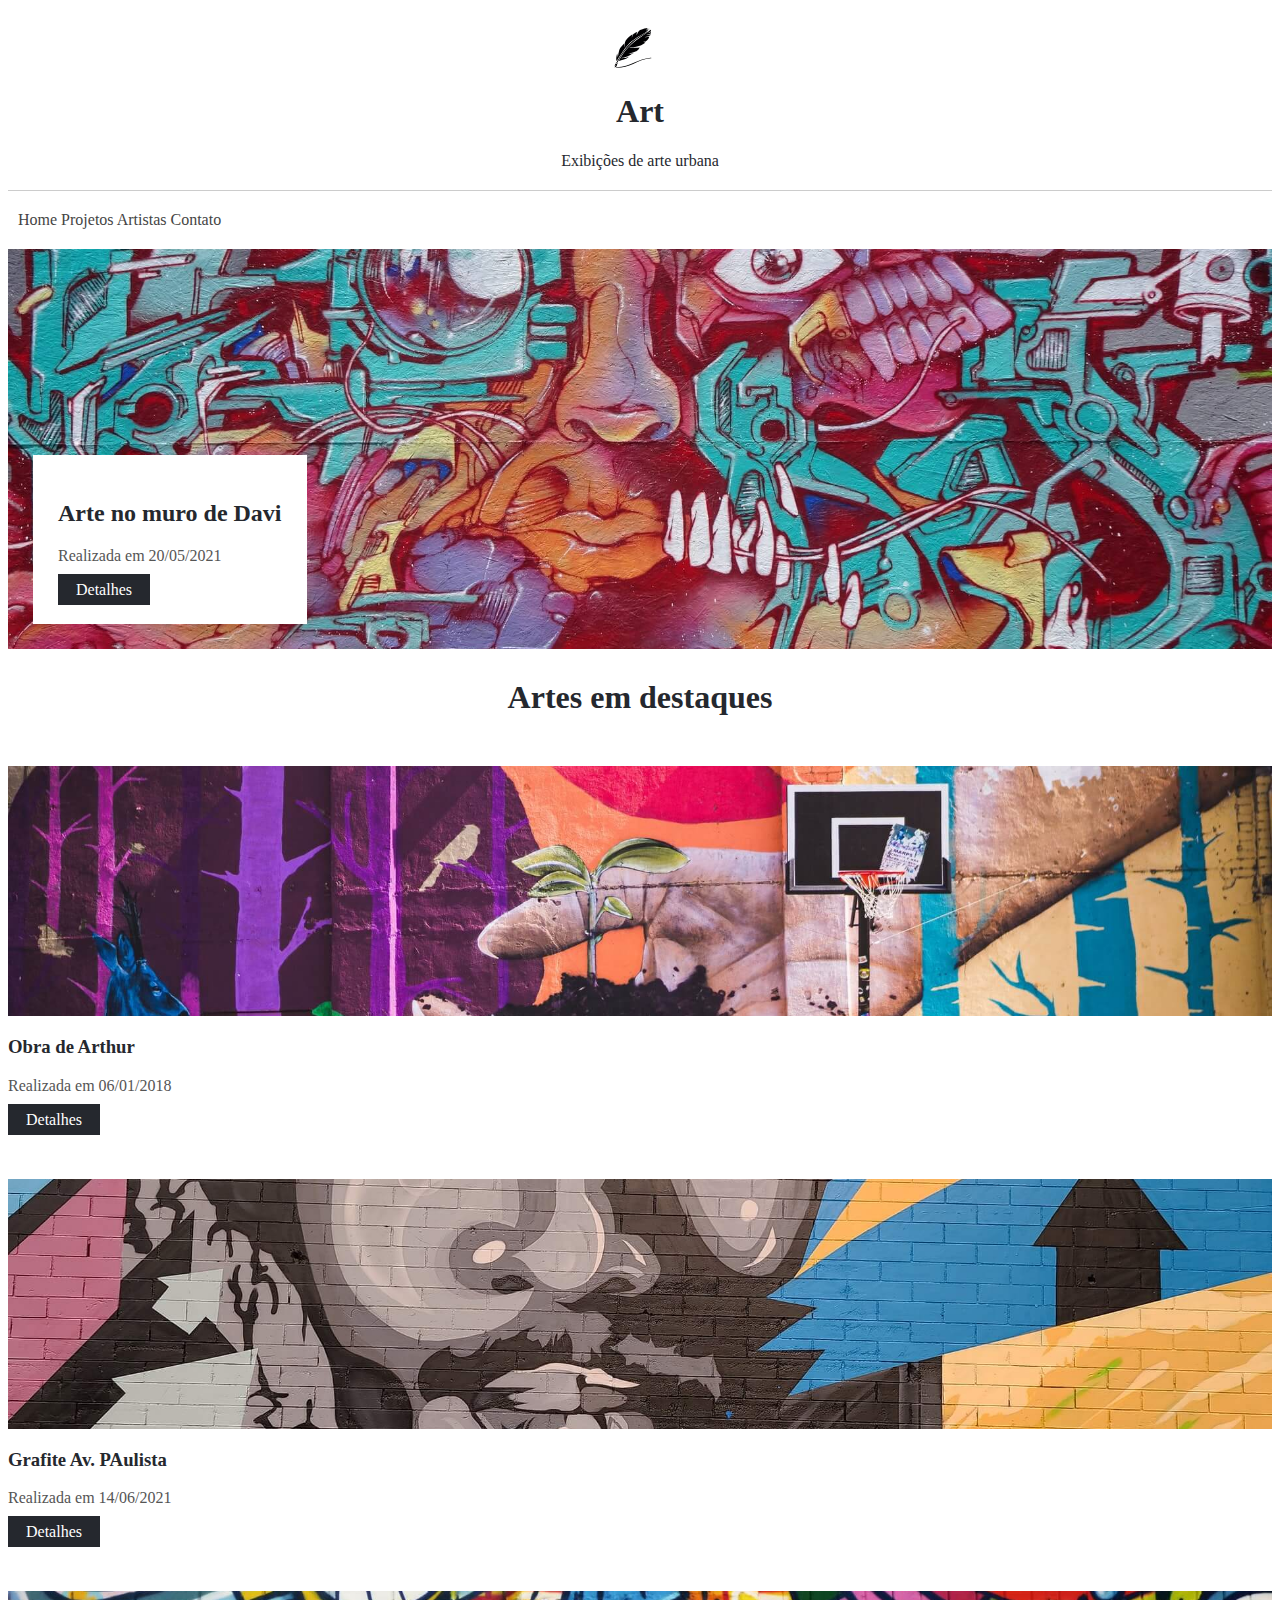
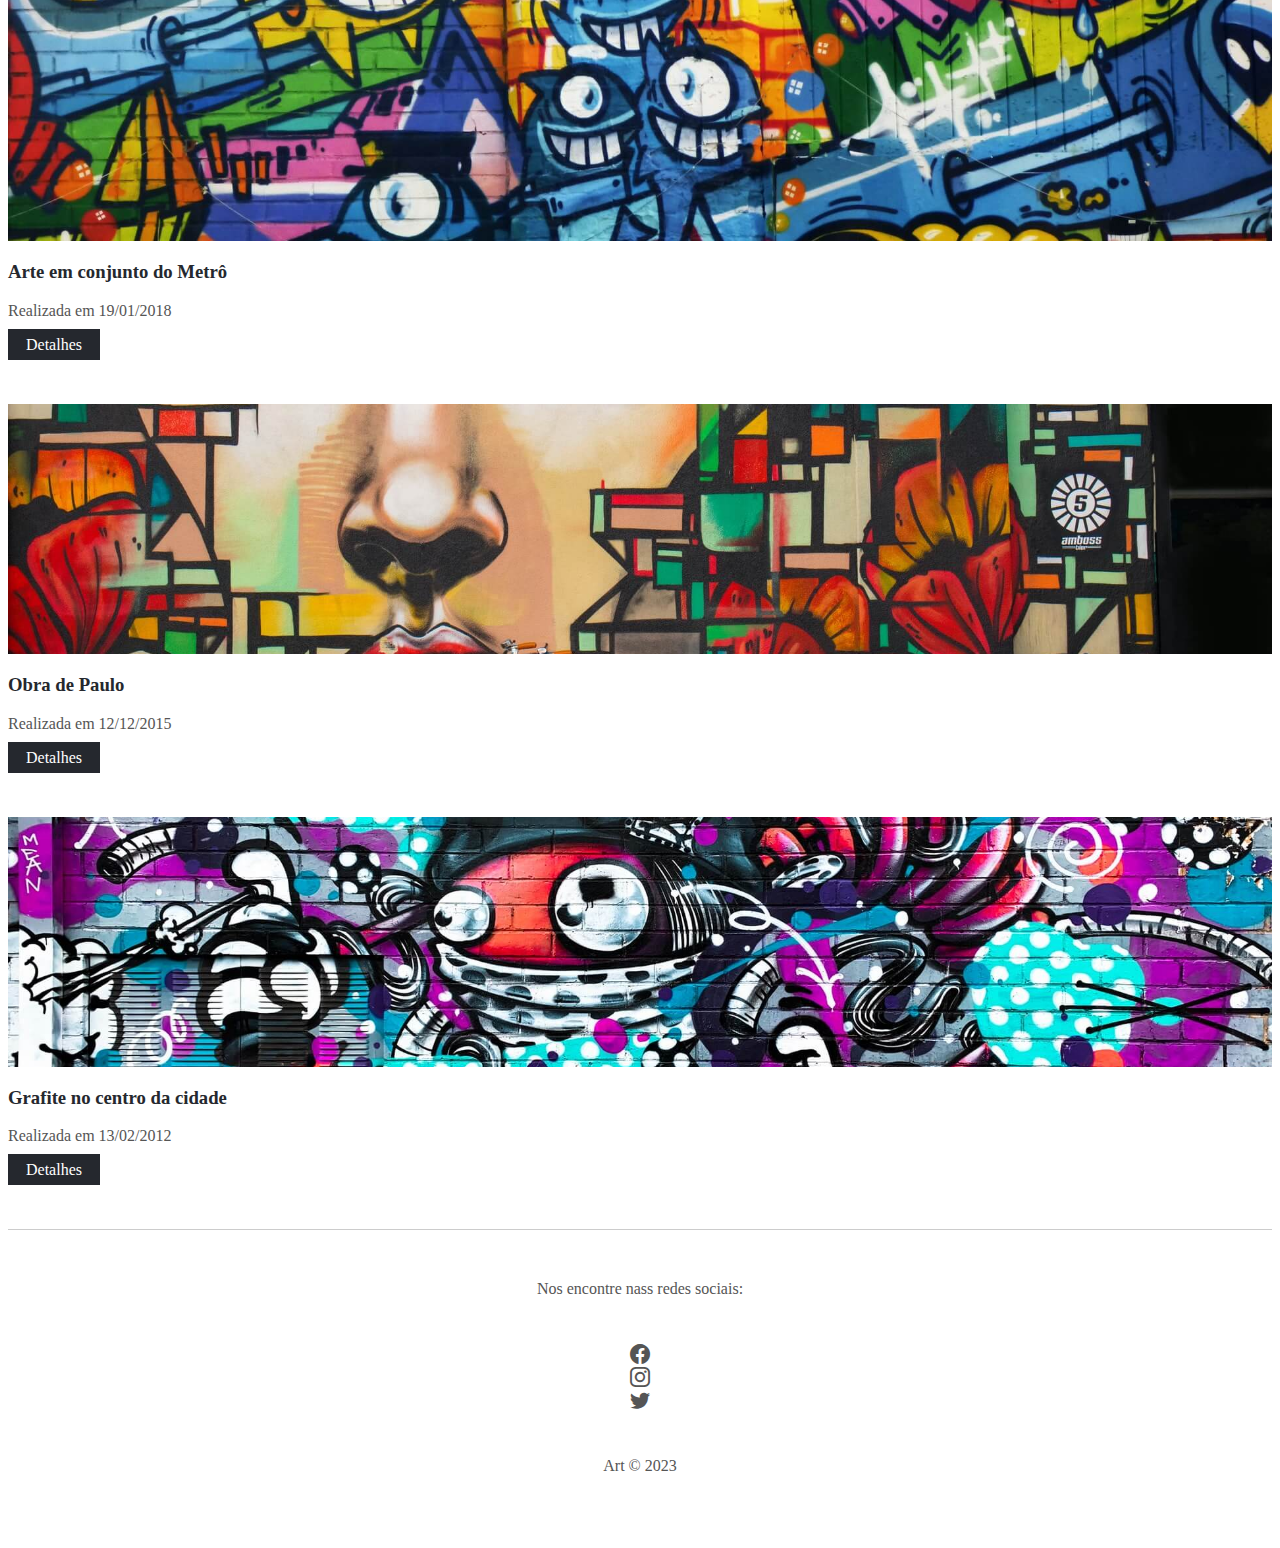
<file: Projeto 1 - Art - Exposição de artes urbanas/index.html>
<!DOCTYPE html>
<html lang="en">
    <head>
        <meta charset="UTF-8">
        <meta name="viewport" content="width=device-width, initial-scale=1.0">
        <link href="https://cdn.jsdelivr.net/npm/bootstrap@5.3.2/dist/css/bootstrap.min.css" rel="stylesheet" integrity="sha384-T3c6CoIi6uLrA9TneNEoa7RxnatzjcDSCmG1MXxSR1GAsXEV/Dwwykc2MPK8M2HN" crossorigin="anonymous"> <!-- CSS bootstrap -->
        <link rel="stylesheet" href="https://cdn.jsdelivr.net/npm/bootstrap-icons@1.11.1/font/bootstrap-icons.css"> <!-- bootstrap icons -->
        <link rel="stylesheet" href="./css/styles.css"> <!-- CSS do Art -->
        <link rel="shortcut icon" href="./img/favicon.ico" type="image/x-icon">
        <title>ART</title>
    </head>
    <body>

    <!-- HEADER -->
        <div class="container-fluid">
            <header class="row" id="header">
                <div id="log-container">
                    <img src="./img/art_logo.svg" alt="Art" id="logo">
                    <h1>Art</h1>
                </div>
                <p>Exibições de arte urbana</p>
            </header>
            <nav id="navbar" class="container">
                <div class="row justify-content-center">
                    <a href="#">Home</a>
                    <a href="#">Projetos</a>
                    <a href="#">Artistas</a>
                    <a href="#">Contato</a>
                </div>
            </nav>
        </div>

    <!-- MAIN IMAGE -->
        <div class="container" id="main-image-container">
            <div class="main-image center-image">
                <div class="main-image-info">
                    <h2>Arte no muro de Davi</h2>
                    <p class="secundary-color">Realizada em 20/05/2021</p>
                    <a href="#" class="btn">Detalhes</a>
                </div>
            </div>
        </div>

    <!-- GALLERY -->
        <div class="container" id="gallery-container">
            <div class="col-12">
                <h1>Artes em destaques</h1>
            </div>
            <div class="row gx-md-5">
                <div class="col-12 col-md-6">
                    <div class="small-image-container center-image" id="img2"></div>
                    <h3>Obra de Arthur</h3>
                    <p class="secundary-color">Realizada em 06/01/2018</p>
                    <a href="#" class="btn">Detalhes</a>
                </div>
                <div class="col-12 col-md-6">
                    <div class="small-image-container center-image" id="img3"></div>
                    <h3>Grafite Av. PAulista</h3>
                    <p class="secundary-color">Realizada em 14/06/2021</p>
                    <a href="#" class="btn">Detalhes</a>
                </div>
                <div class="col-12 col-md-6">
                    <div class="small-image-container center-image" id="img4"></div>
                    <h3>Arte em conjunto do Metrô</h3>
                    <p class="secundary-color">Realizada em 19/01/2018</p>
                    <a href="#" class="btn">Detalhes</a>
                </div>
                <div class="col-12 col-md-6">
                    <div class="small-image-container center-image" id="img5"></div>
                    <h3>Obra de Paulo</h3>
                    <p class="secundary-color">Realizada em  12/12/2015</p>
                    <a href="#" class="btn">Detalhes</a>
                </div>
                <div class="col-12 col-md-6">
                    <div class="small-image-container center-image" id="img6"></div>
                    <h3>Grafite no centro da cidade</h3>
                    <p class="secundary-color">Realizada em 13/02/2012</p>
                    <a href="#" class="btn">Detalhes</a>
                </div>
            </div>
        </div>

    <!-- FOOTER -->
        <footer class="container">
            <p class="secundary-color">Nos encontre nass redes sociais:</p>
            <div class="row justify-content-center" id="social-icons-container">
                <div class="col-1">
                    <a href="#"><i class="bi bi-facebook secundary-color"></i></a>
                </div>
                <div class="col-1">
                    <a href="#"><i class="bi bi-instagram secundary-color"></i></a>
                </div>
                <div class="col-1">
                    <a href="#"><i class="bi bi-twitter secundary-color"></i></a>
                </div>
            </div>
            <p class="secundary-color"> Art &copy; 2023</p>
        </footer>
    </body>
</html>
</file>
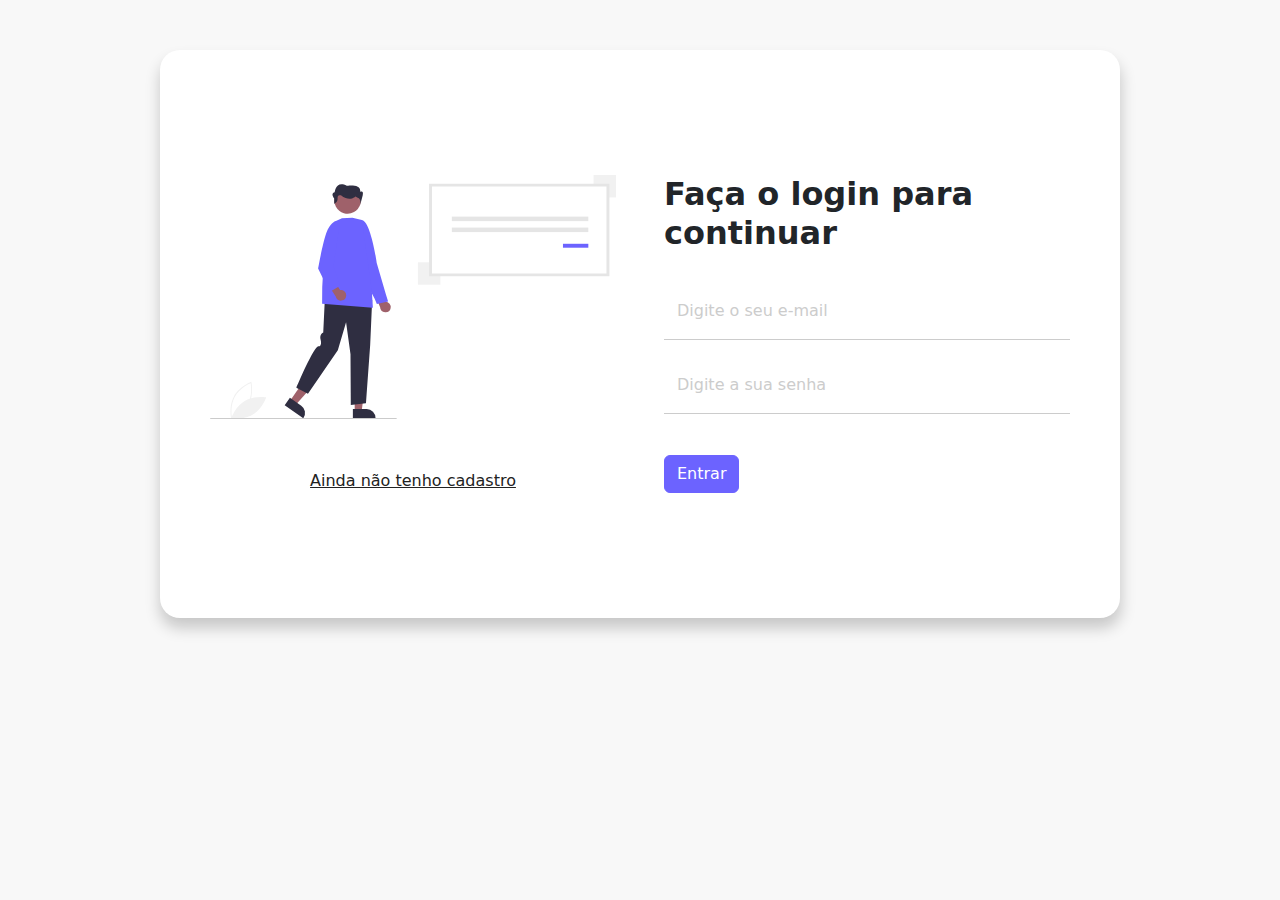
<file: Projeto 2 - Tela de login e cadastro/index.html>
<!DOCTYPE html>
<html lang="pt-br">

<head>
    <meta charset="UTF-8">
    <meta name="viewport" content="width=device-width, initial-scale=1.0">
    <!-- CSS only -->
    <link rel="stylesheet" href="https://cdn.jsdelivr.net/npm/bootstrap@5.3.2/dist/css/bootstrap.min.css">
    <!-- CSS do projeto -->
    <link rel="stylesheet" href="./css/styles.css">
    <!-- JavaScript Bundle with Popper -->
    <script src="https://cdn.jsdelivr.net/npm/bootstrap@5.3.2/dist/js/bootstrap.bundle.min.js" defer></script>
    <title>Login</title>
</head>

<body>
    <div class="container col-11 col-md-9" id="form-container">
        <div class="row align-items-center gx-5">
            <div class="col-md-6 order-md-2">
                <h2>Faça o login para continuar</h2>
                <form>
                    <div class="form-floating mb-3">
                        <input type="email" class="form-control" id="email" name="email" placeholder="Digite o seu e-mail">
                        <label for="email" class="form-label">Digite o seu e-mail</label>
                    </div>
                    <div class="form-floating mb-3">
                        <input type="password" class="form-control" id="password" name="password" placeholder="Digite a sua senha">
                        <label for="password" class="form-label">Digite a sua senha</label>
                    </div>
                    <input type="submit" class="btn btn-primary" value="Entrar">
                </form>
            </div>
            <div class="col-md-6 order-md-1">
                <div class="col-12">
                    <img src="./img/sign_in.svg" alt="Entrar no sistema" class="img-fluid">
                </div>
                <div class="col-12" id="link-container">
                    <a href="register.html">Ainda não tenho cadastro</a>
                </div>
            </div>
        </div>
    </div>



</body>

</html>
</file>
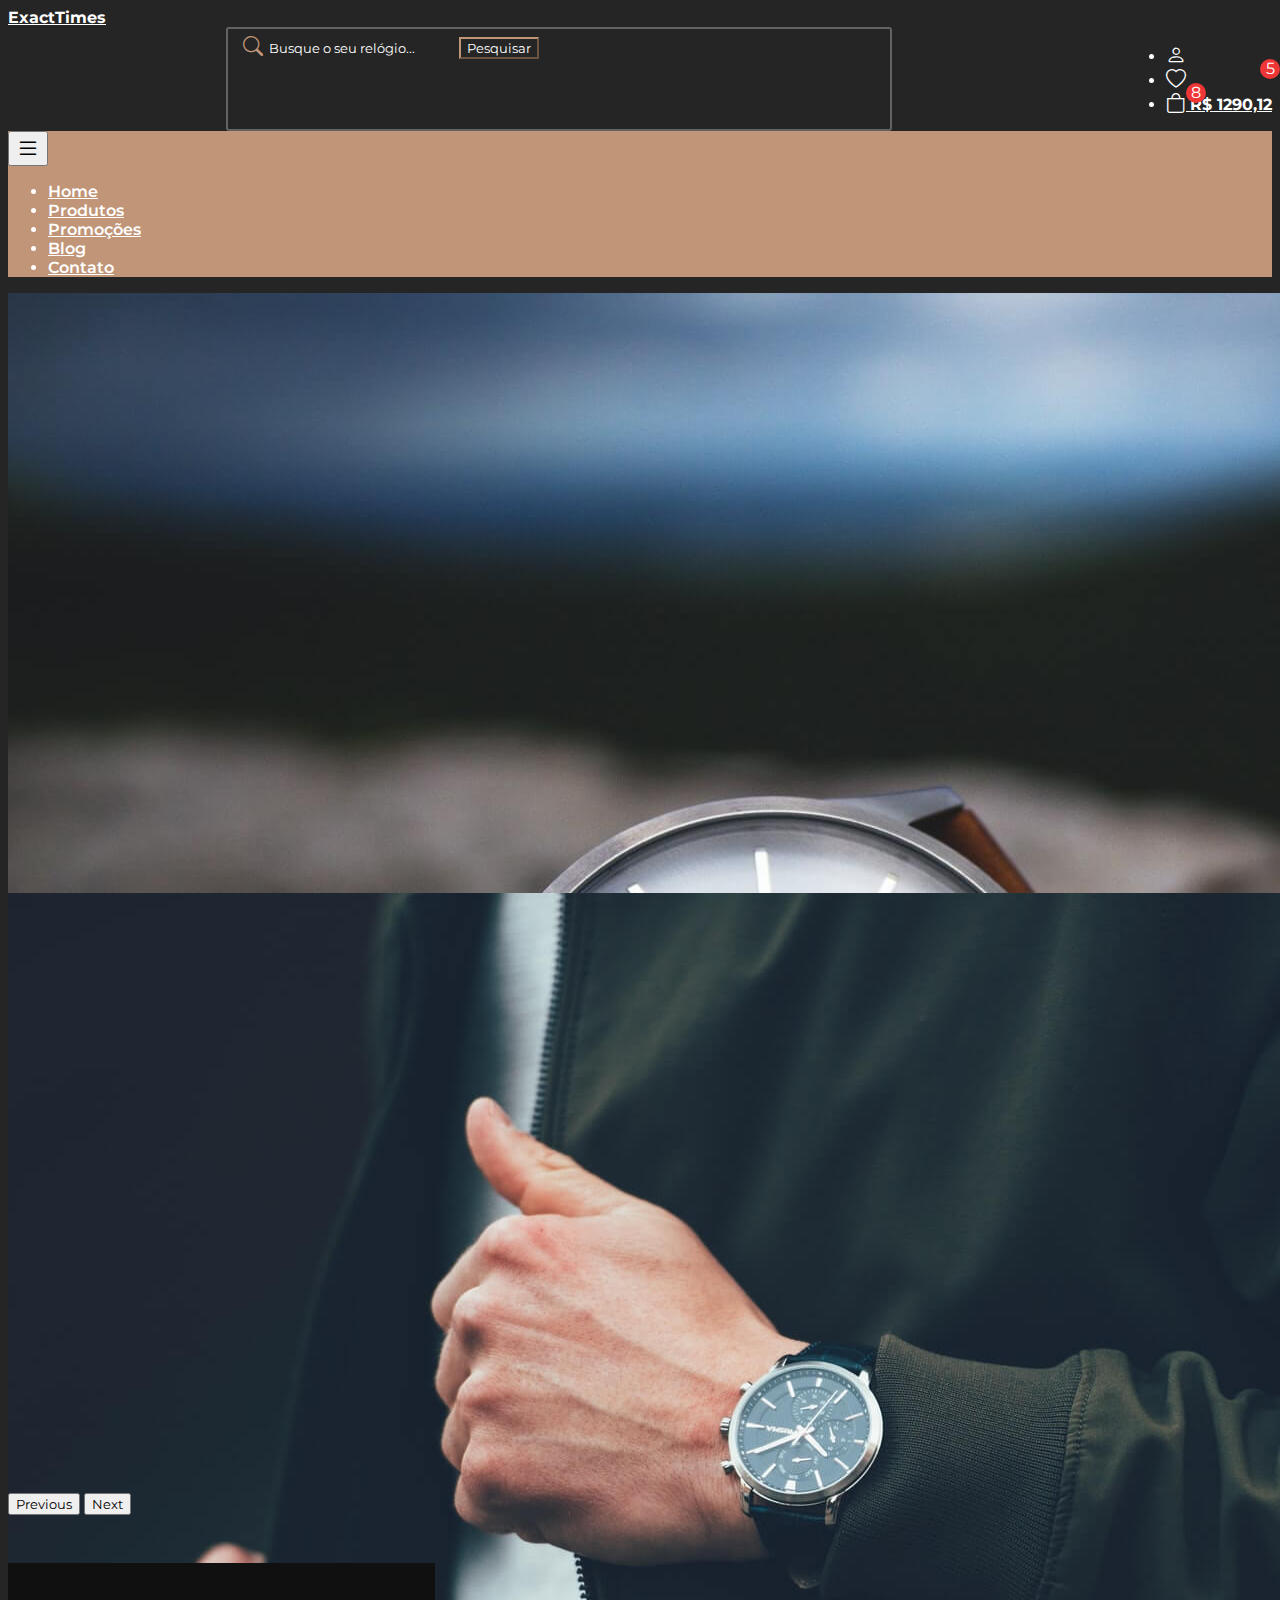
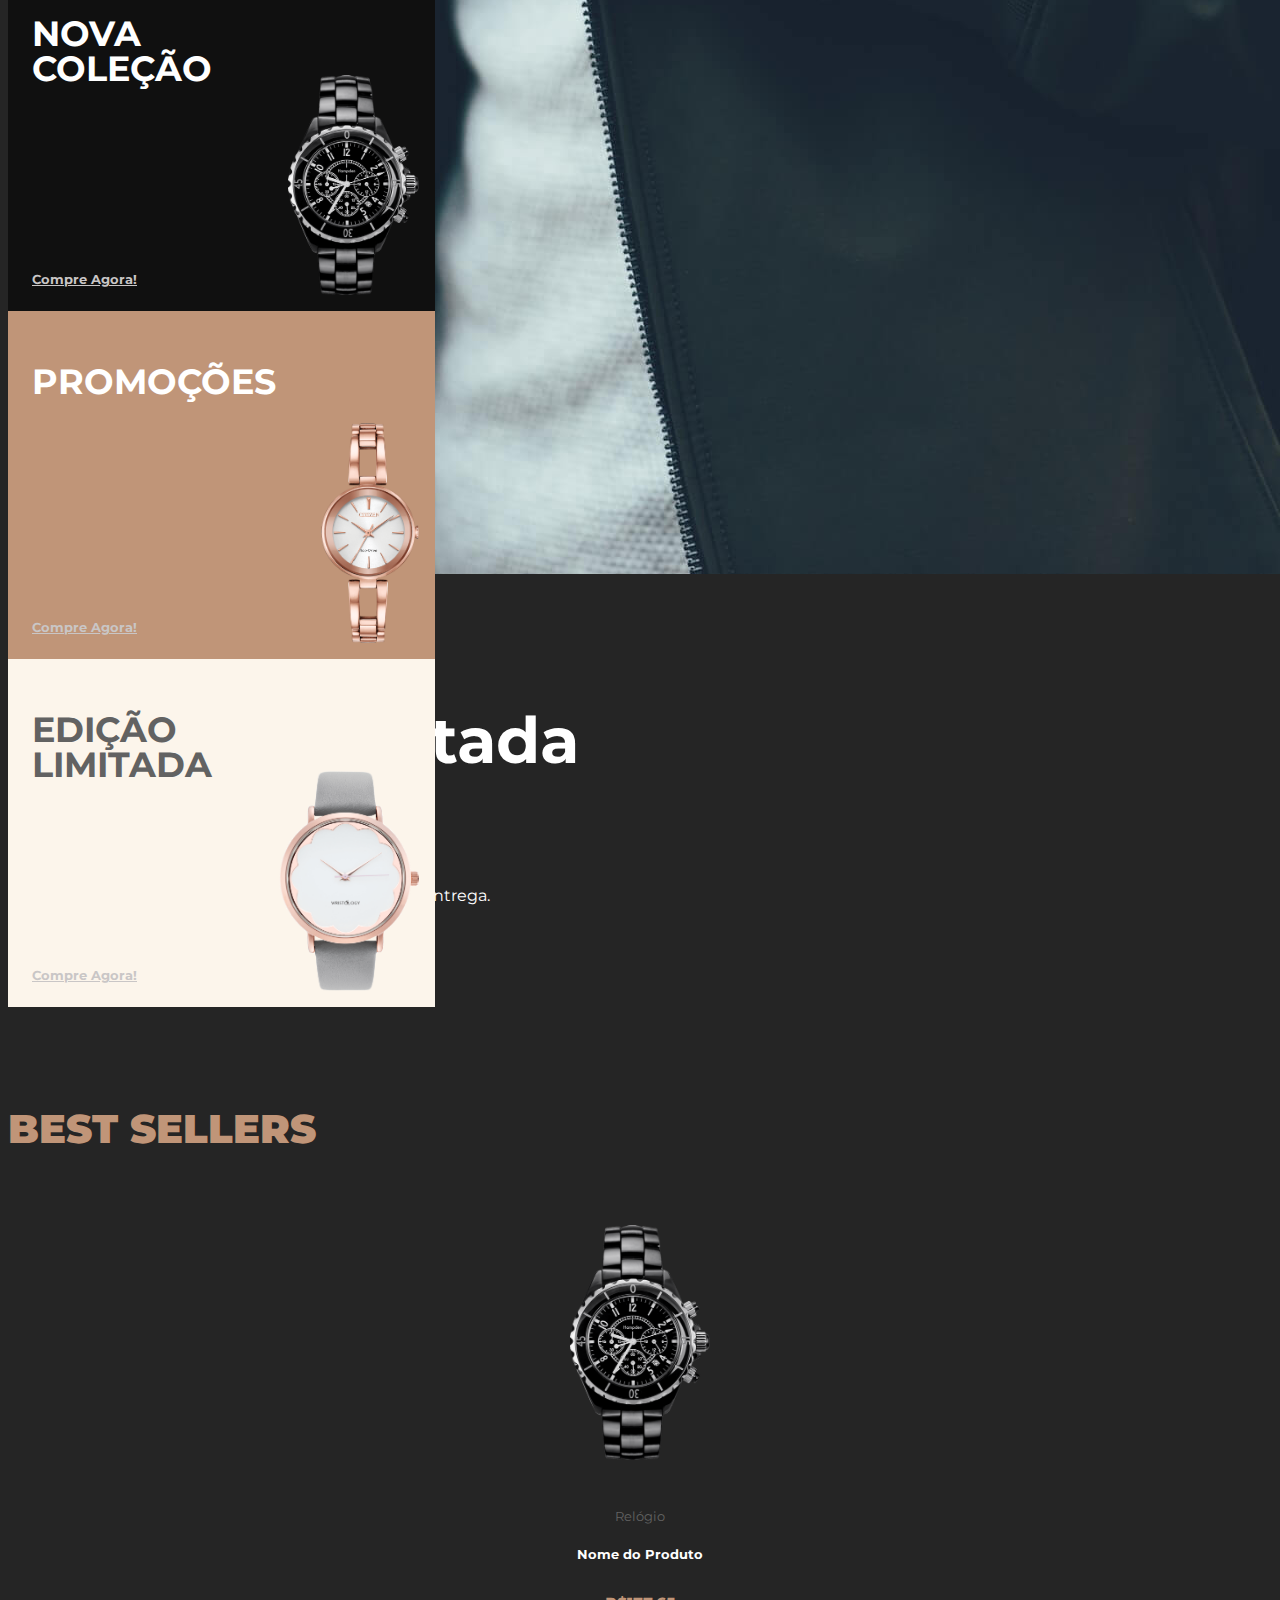
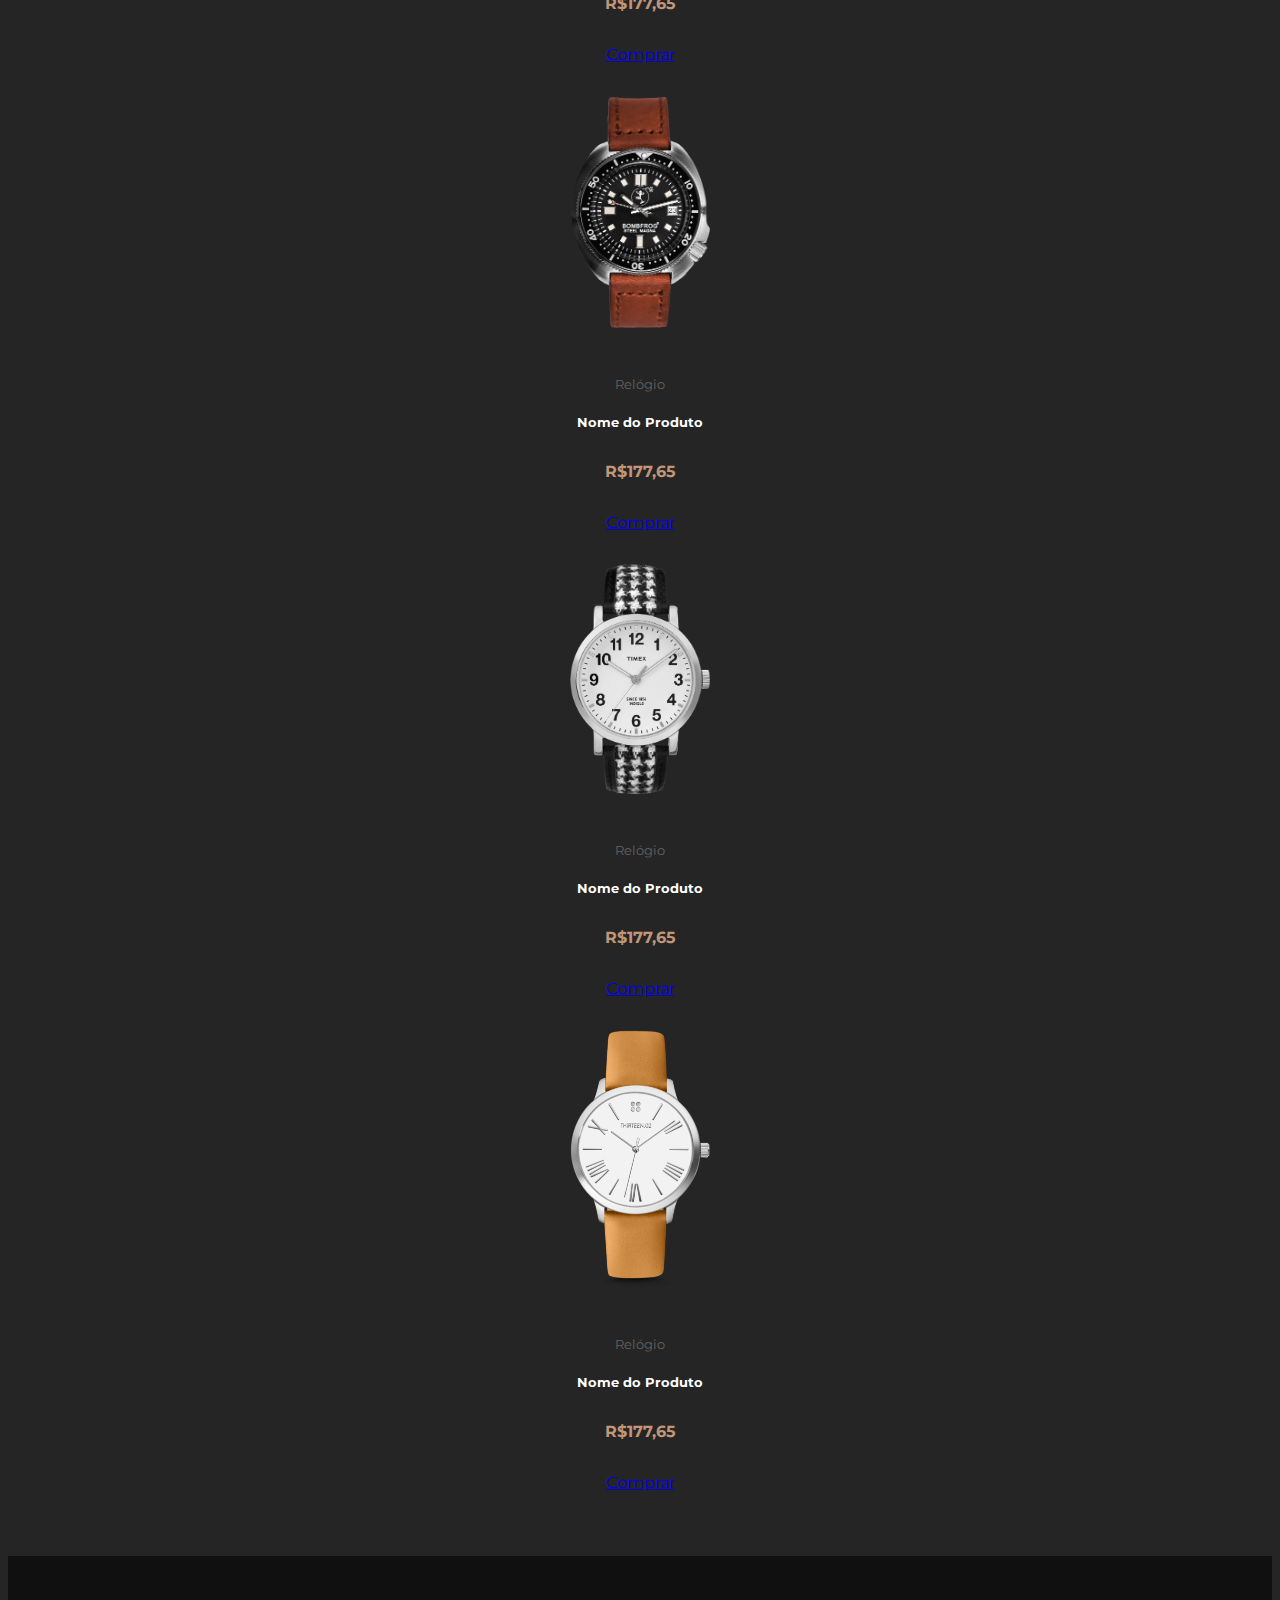
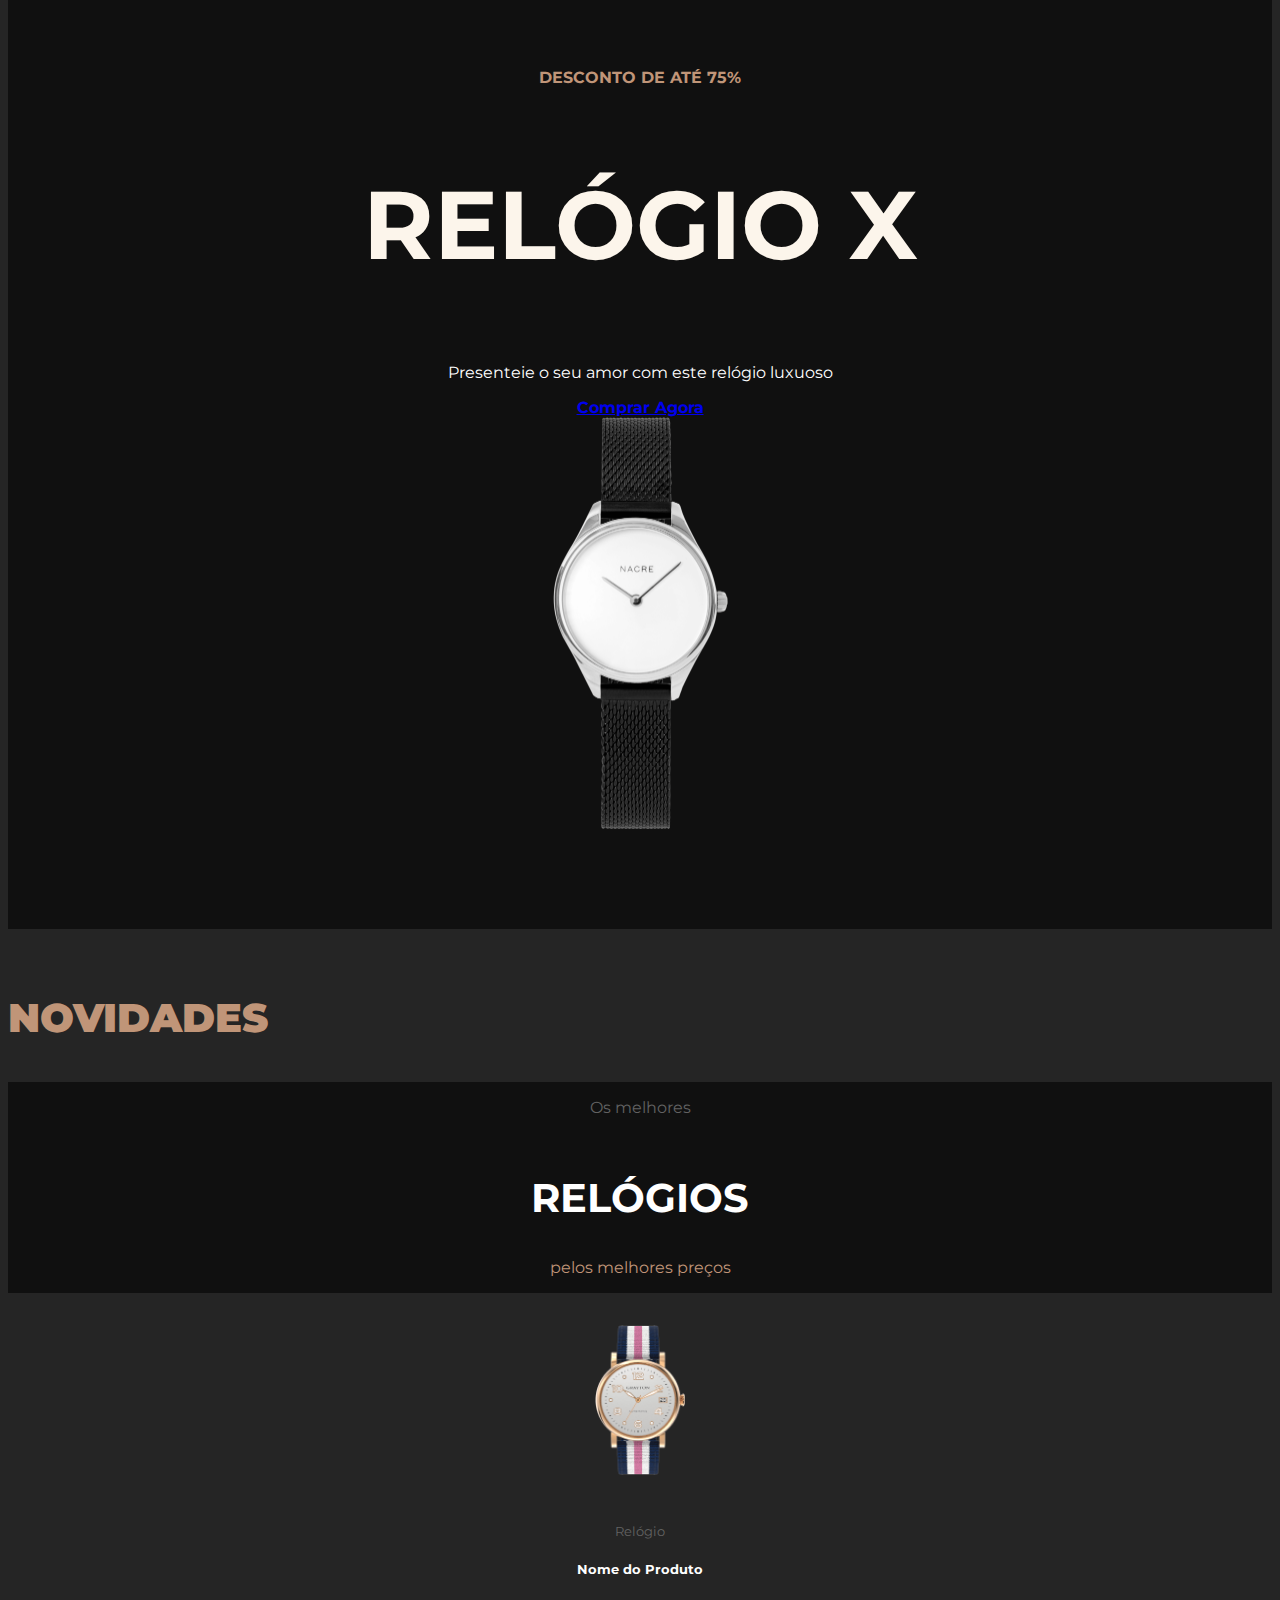
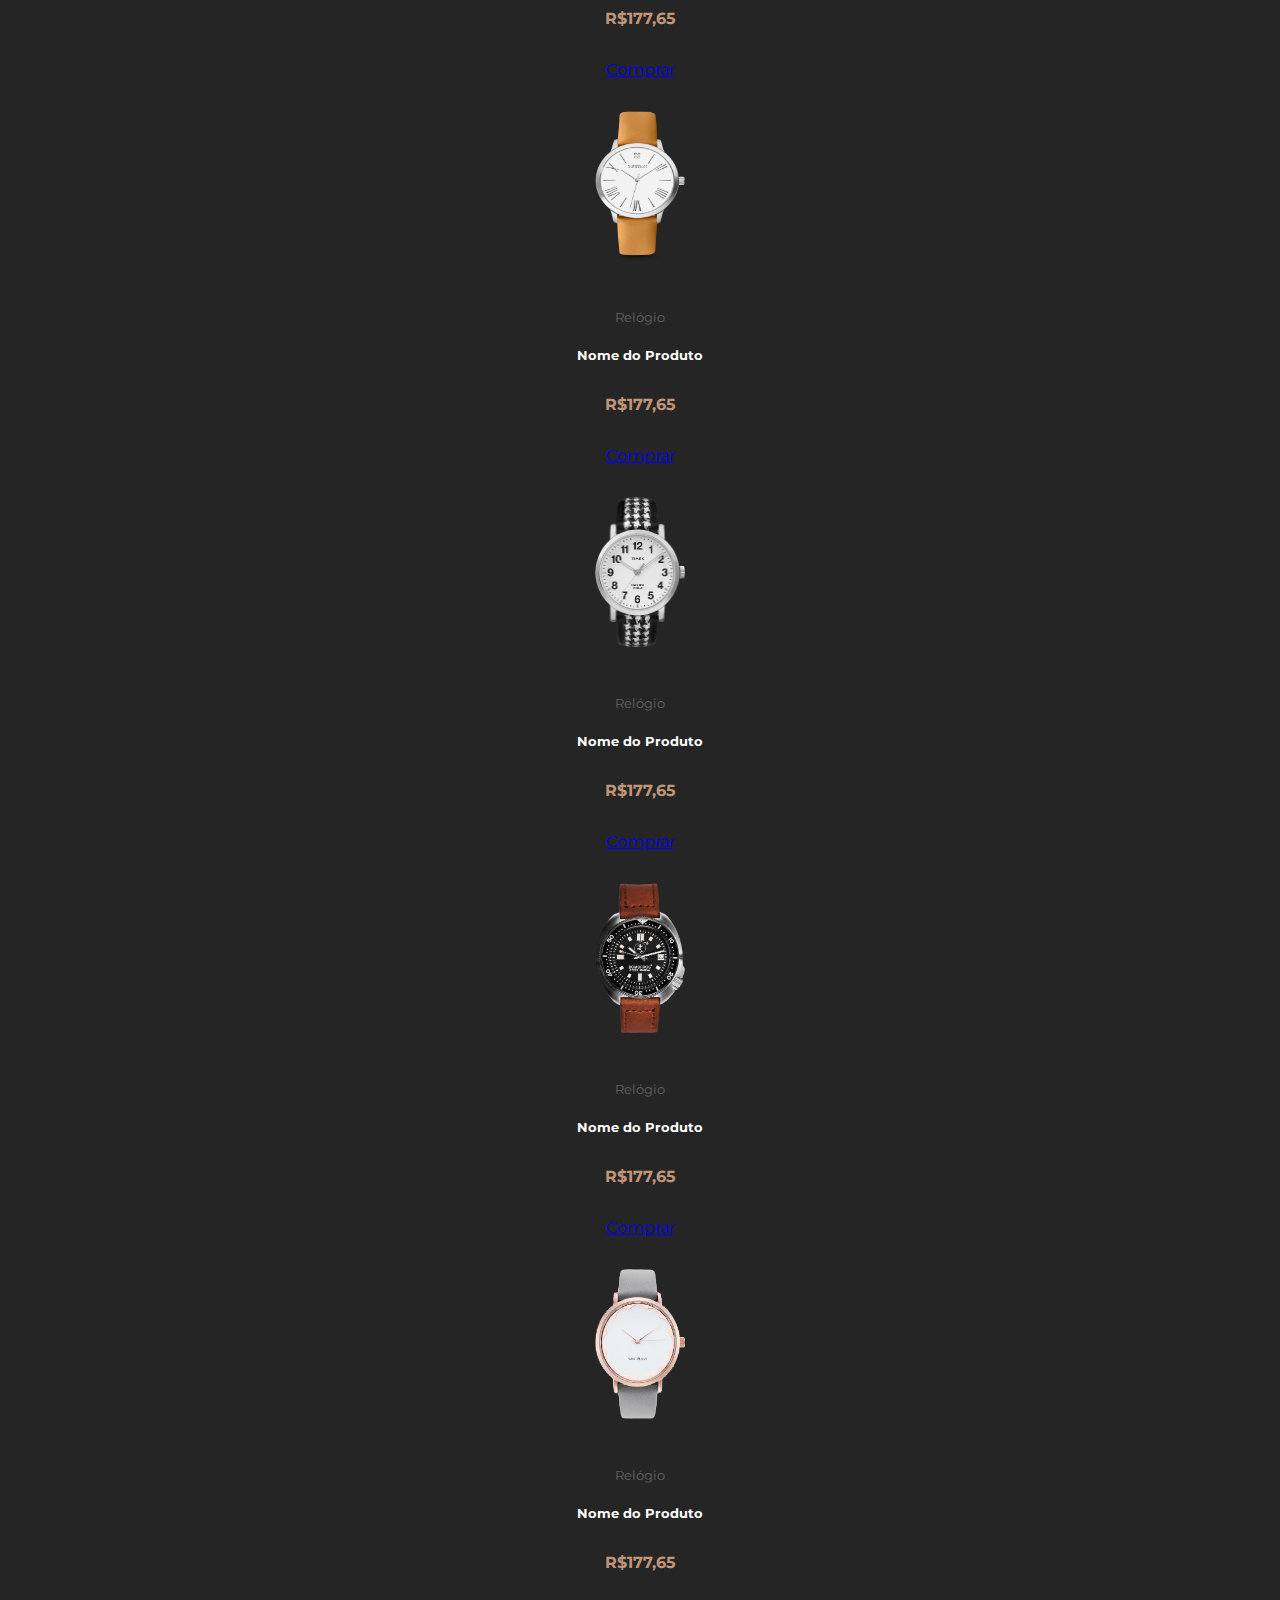
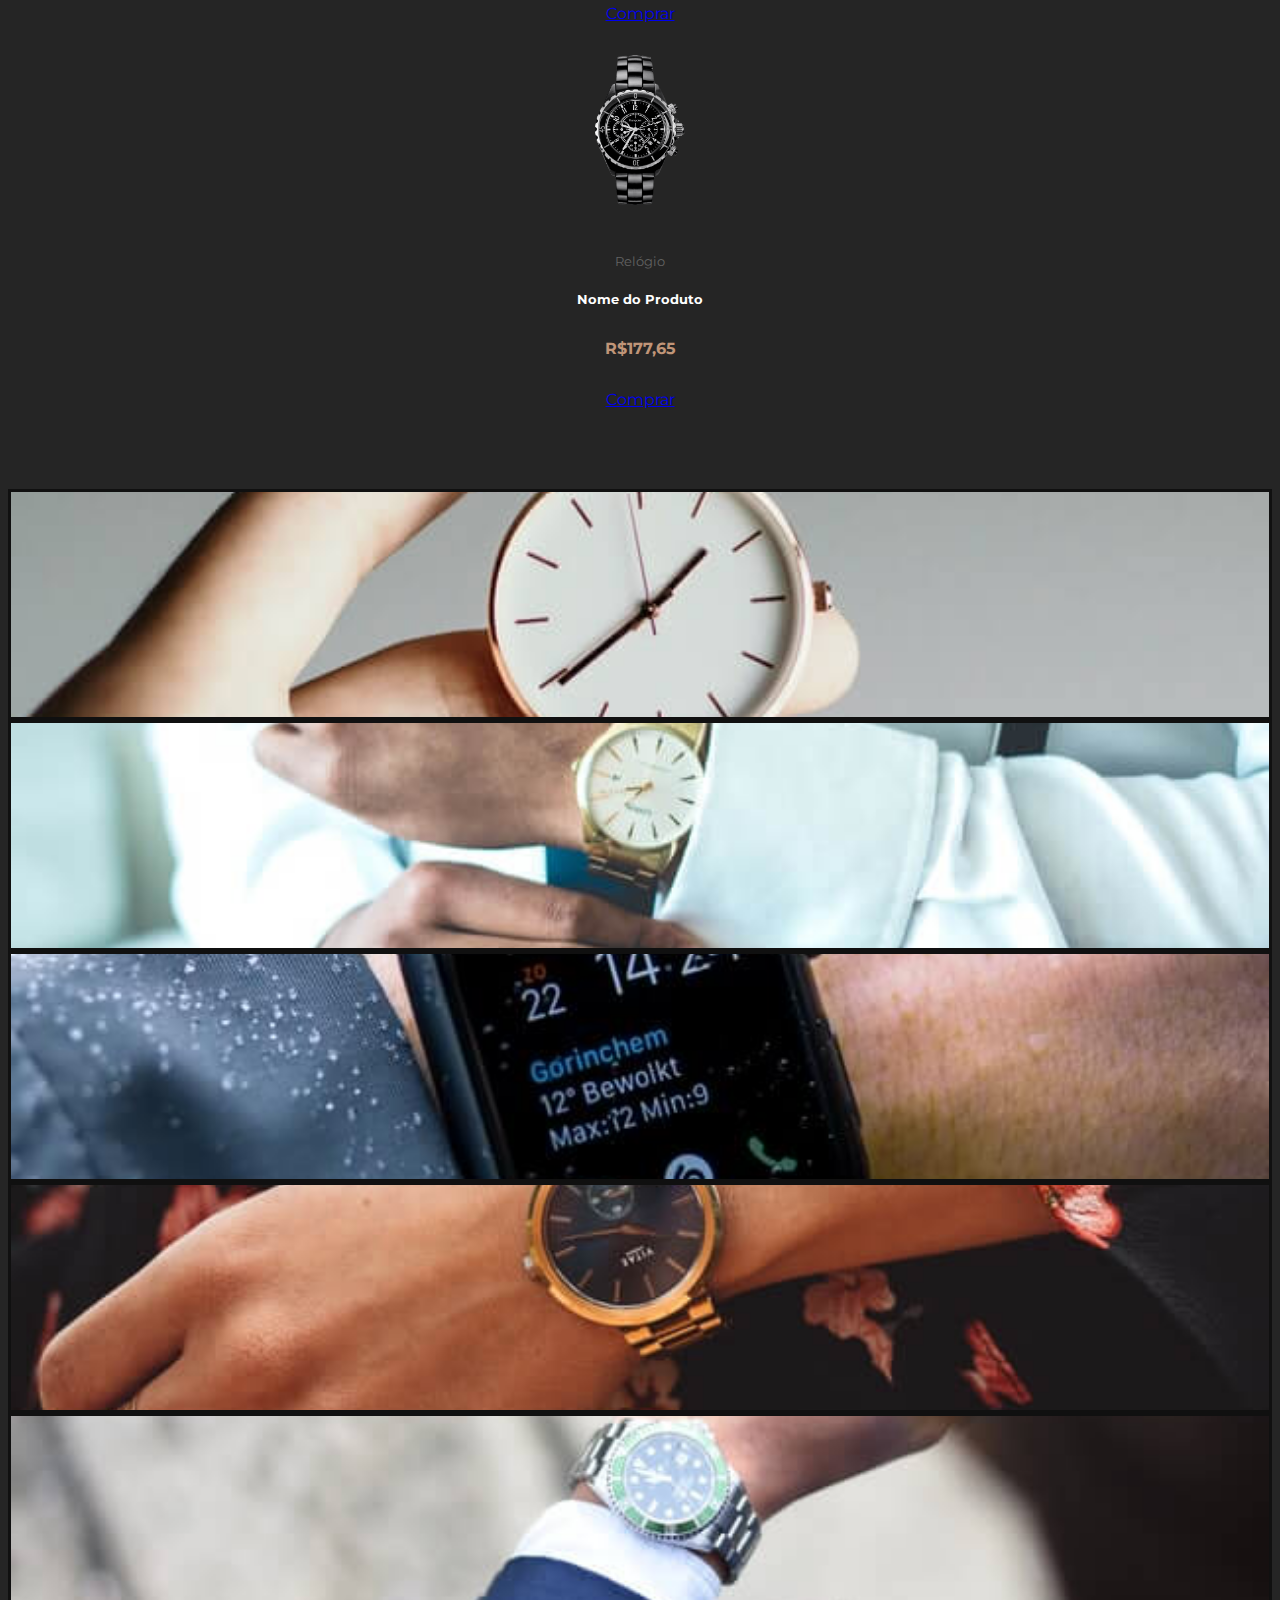
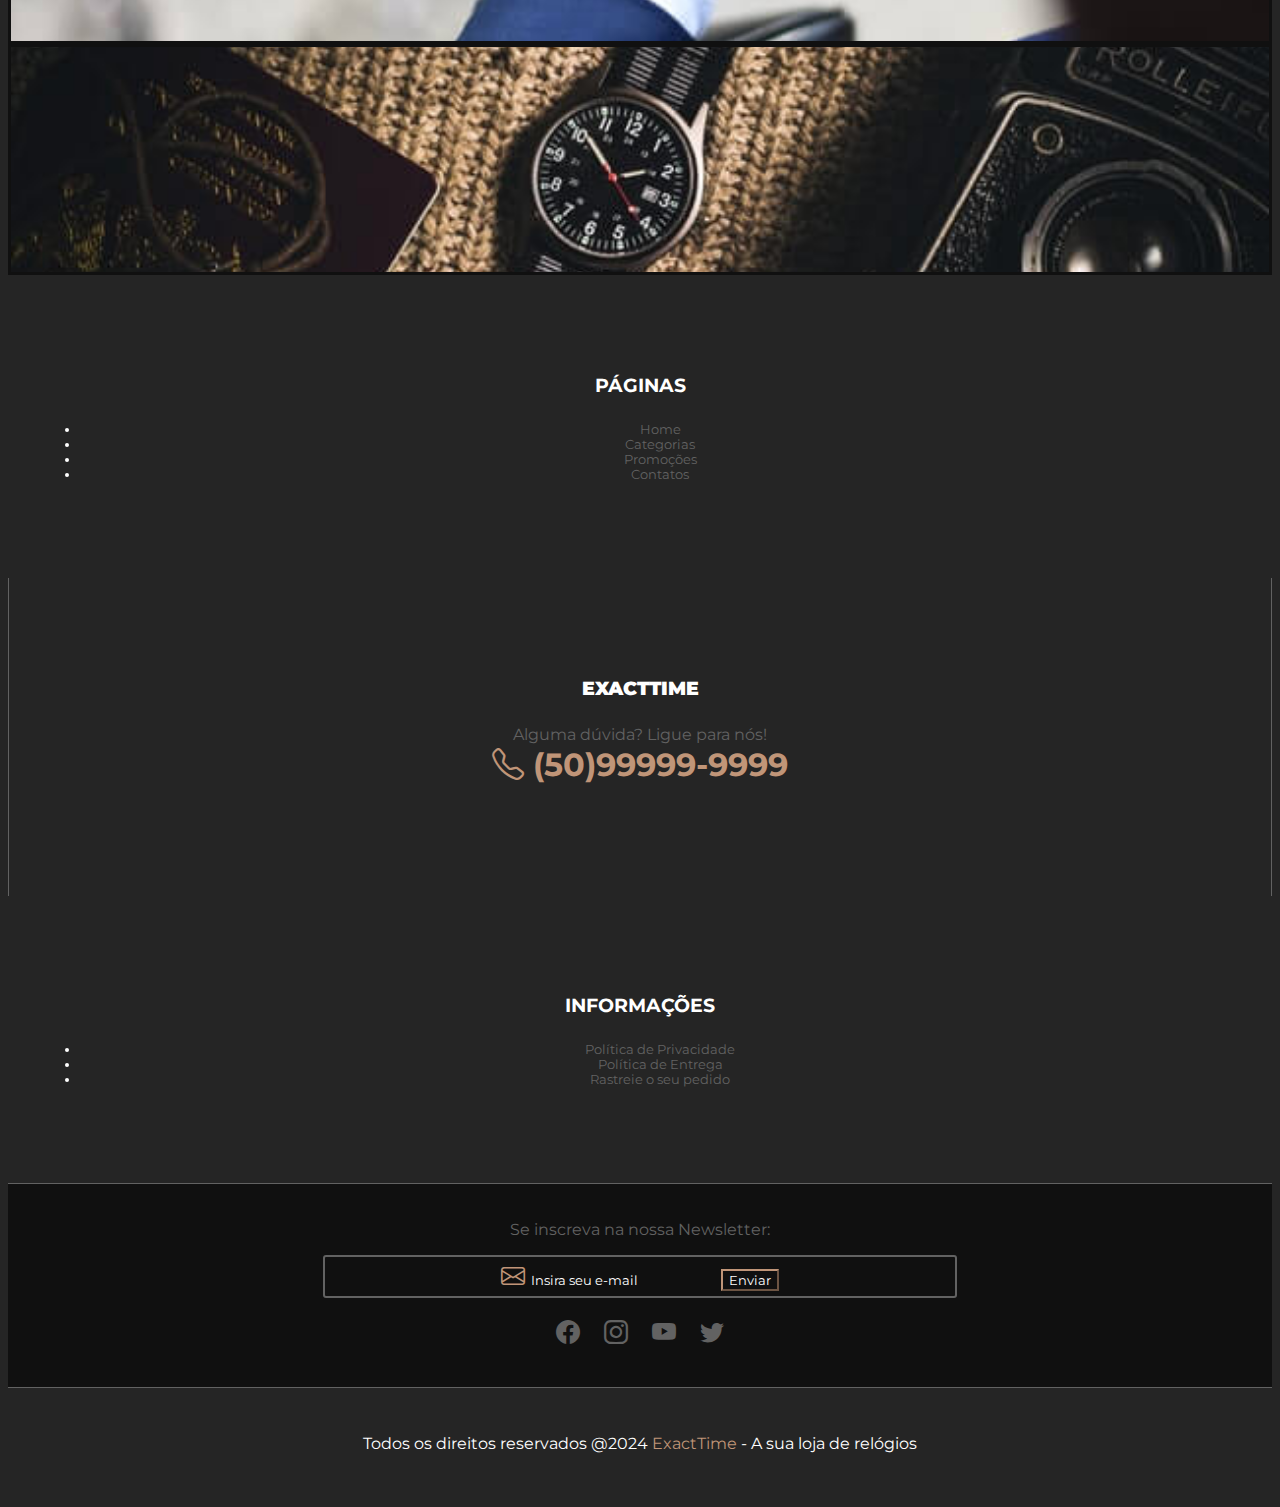
<file: Projeto 3 - Exact Times E-commerce/index.html>
<!DOCTYPE html>
<html lang="pt-br">
    <head>
        <meta charset="UTF-8">
        <meta name="viewport" content="width=device-width, initial-scale=1.0">
        <title>ExactTime</title>
        <!-- Fav icon -->
        <link rel="shortcut icon" href="img/favicon.ico" type="image/x-icon">
        <!-- Google Fonts -->
        <link rel="preconnect" href="https://fonts.googleapis.com">
        <link rel="preconnect" href="https://fonts.gstatic.com" crossorigin>
        <link href="https://fonts.googleapis.com/css2?family=Montserrat:ital,wght@0,100;0,200;0,300;0,400;0,500;0,600;0,700;0,800;0,900;1,100;1,200;1,300;1,400;1,500;1,600;1,700;1,800;1,900&family=Raleway:wght@200;300;400;500;700&display=swap" rel="stylesheet">
        <!-- Bootstrap -->
        <link href="https://cdn.jsdelivr.net/npm/bootstrap@5.3.2/dist/css/bootstrap.min.css" rel="stylesheet" integrity="sha384-T3c6CoIi6uLrA9TneNEoa7RxnatzjcDSCmG1MXxSR1GAsXEV/Dwwykc2MPK8M2HN" crossorigin="anonymous">
        <!-- Bootstrap icon -->
        <link rel="stylesheet" href="https://cdn.jsdelivr.net/npm/bootstrap-icons@1.11.2/font/bootstrap-icons.min.css">
        <!-- Css -->
        <link rel="stylesheet" href="css/styles.css">
        <!-- Bootstrap Js -->
        <script src="https://cdn.jsdelivr.net/npm/bootstrap@5.3.2/dist/js/bootstrap.bundle.min.js" integrity="sha384-C6RzsynM9kWDrMNeT87bh95OGNyZPhcTNXj1NW7RuBCsyN/o0jlpcV8Qyq46cDfL" crossorigin="anonymous"></script>

    </head>
    <body>
        <!-- NAVBAR -->
        <nav class="navbar navbar-expand-lg primary-bg-color py-4 px-2" id="navbar">
            <div class="container">
                <a href="#" class="navbar-brand">ExactTimes</a>
                <div id="navbar-items">
                    <div></div> <!-- Apenas para ocupar espaço -->
                    <form class="d-flex" id="search-form">
                        <i class="bi bi-search primary-color"></i>
                        <input type="search" class="form-control me-2" placeholder="Busque o seu relógio..." aria-label="Search">
                        <button class="btn secondary-bg-color" type="submit">Pesquisar</button>
                    </form>
                    <ul class="navbar-nav mb-2 mb-lg-0">
                        <li class="nav-item">
                            <a href="#" class="nav-link">
                               <i class="bi bi-person"></i> 
                            </a>
                        </li>
                        <li class="nav-item">
                            <a href="#" class="nav-link">
                               <i class="bi bi-heart"></i> 
                            </a>
                            <span class="qty-info">5</span>
                        </li>
                        <li class="nav-item" id="bag-item">
                            <a href="#" class="nav-link">
                               <i class="bi bi-bag"></i>
                               <b>R$ 1290,12</b>
                            </a>
                            <span class="qty-info">8</span> 
                        </li>
                    </ul>
                </div>
            </div>
        </nav>
        <!-- BOTTOM NAVBAR -->
        <nav class="navbar navbar-expand-lg secondary-bg-color p-2" id="bottom-navbar-container">
           <div class="container">
                <button class="navbar-toggler" type="submit" data-bs-toggle="collapse" data-bs-target="#bottom-navbar" aria-controls="bottom-navbar" aria-expanded="false" aria-label="Toggle navigation">
                    <i class="bi bi-list"></i>
                </button>
                <ul class="navbar-nav mb-2 mb-lg-0 collapse navbar-collapse" id="bottom-navbar">
                    <li class="nav-item">
                        <a href="#" class="nav-link">Home</a>
                    </li>
                    <li class="nav-item">
                        <a href="#" class="nav-link">Produtos</a>
                    </li>
                    <li class="nav-item">
                        <a href="#" class="nav-link">Promoções</a>
                    </li>
                    <li class="nav-item">
                        <a href="#" class="nav-link">Blog</a>
                    </li>
                    <li class="nav-item">
                        <a href="#" class="nav-link">Contato</a>
                    </li>
                </ul>
           </div> 
        </nav>
        <!-- FIM DA NAVBAR -->

        <!-- BANNERS -->
        <div class="container" id="banners-container">
           <div class="carousel slide" id="slider" data-bs-ride="carousel">
                <div class="carousel-inner">
                    <div class="carousel-item active">
                        <img src="img/banner1.jpg" alt="Banner 1" class="d-block w-100 img-fluid">
                        <div class="carousel-caption primary-bg-color">
                            <h5>Relógios de Luxo</h5>
                            <p>Para você estar pronto em qualquer situação.</p>
                        </div>
                    </div>
                    <div class="carousel-item">
                        <img src="img/banner3.jpg" alt="Banner 3" class="d-block w-100 img-fluid">
                        <div class="carousel-caption primary-bg-color">
                            <h5>Linha Importada</h5>
                            <p>Conheça os melhores relógios suiços, com pronta entrega.</p>
                        </div>
                    </div>
                </div>
                <button class="carousel-control-prev" type="button" data-bs-target="#slider" data-bs-slide="prev">
                    <span class="carousel-control-prev-icon" aria-hidden="true"></span>
                    <span class="visually-hidden">Previous</span>
                </button>
                <button class="carousel-control-next" type="button" data-bs-target="#slider" data-bs-slide="next">
                    <span class="carousel-control-next-icon" aria-hidden="true"></span>
                    <span class="visually-hidden">Next</span>
                </button>
           </div>
           <div class="container" id="mini-banners">
                <div class="row justify-content-around">
                    <div class="col-12 dark-bg-color" id="mini-banner-1">
                        <h2>Nova Coleção</h2>
                        <img src="img/relogio1.png" alt="Relogio 1">
                        <a href="#">Compre Agora!</a>
                    </div>
                    <div class="col-12 secondary-bg-color" id="mini-banner-2">
                        <h2>Promoções</h2>
                        <img src="img/relogio2.png" alt="Relogio 2">
                        <a href="#">Compre Agora!</a>
                    </div>
                    <div class="col-12 light-bg-color" id="mini-banner-3">
                        <h2 class="secondary-color">Edição Limitada</h2>
                        <img src="img/relogio3.png" alt="Relogio 3">
                        <a href="#">Compre Agora!</a>
                    </div>
                </div>
           </div>
        </div>
        <!-- BEST SELLERS -->
        <div class="container" id="best-sellers">
            <h2 class="title primary-color">Best Sellers</h2>
            <div class="row">
                <div class="col-12 col-md-3">
                    <div class="card primary-bg-color">
                        <img src="img/relogio1.png" alt="Relógio 1" class="card-img-top img-fluid">
                        <div class="card-body">
                            <p class="card-category secondary-color">Relógio</p>
                            <h5 class="card-title">Nome do Produto</h5>
                            <p class="card-text primary-color">R$177,65</p>
                            <a href="#" class="btn btn-primary">Comprar</a>
                        </div>
                    </div>
                </div>
                <div class="col-12 col-md-3">
                    <div class="card primary-bg-color">
                        <img src="img/relogio4.png" alt="Relógio 4" class="card-img-top img-fluid">
                        <div class="card-body">
                            <p class="card-category secondary-color">Relógio</p>
                            <h5 class="card-title">Nome do Produto</h5>
                            <p class="card-text primary-color">R$177,65</p>
                            <a href="#" class="btn btn-primary">Comprar</a>
                        </div>
                    </div>
                </div>
                <div class="col-12 col-md-3">
                    <div class="card primary-bg-color">
                        <img src="img/relogio5.png" alt="Relógio 5" class="card-img-top img-fluid">
                        <div class="card-body">
                            <p class="card-category secondary-color">Relógio</p>
                            <h5 class="card-title">Nome do Produto</h5>
                            <p class="card-text primary-color">R$177,65</p>
                            <a href="#" class="btn btn-primary">Comprar</a>
                        </div>
                    </div>
                </div>
                <div class="col-12 col-md-3">
                    <div class="card primary-bg-color">
                        <img src="img/relogio6.png" alt="Relógio 6" class="card-img-top img-fluid">
                        <div class="card-body">
                            <p class="card-category secondary-color">Relógio</p>
                            <h5 class="card-title">Nome do Produto</h5>
                            <p class="card-text primary-color">R$177,65</p>
                            <a href="#" class="btn btn-primary">Comprar</a>
                        </div>
                    </div>
                </div>
            </div>
        </div>
        <!-- BANNERS DESTAQUE -->
        <div class="container-fluid" id="bottom-banner">
            <div class="row">
                <div class="col-12 col-md-8">
                    <p class="primary-color offer-subtitle"> Desconto de  até 75%</p>
                    <h2 class="light-color">Relógio X</h2>
                    <p class="seconday-color">Presenteie o seu amor com este relógio luxuoso</p>
                    <a href="#" class="btn btn-primary">Comprar Agora</a>
                </div>
                <div class="col-12 col-md-4">
                    <img src="img/relogio7.png" alt="Relógio X">
                </div>
            </div>
        </div>
        <!-- PRODUTOS NOVOS -->
        <div class="container" id="new-products">
            <h2 class="title primary-color">Novidades</h2>
            <div class="row">
                <div class="col-12 col-md-3 d-none d-md-flex" id="new-products-banner">
                    <p class="secondary-color">Os melhores</p>
                    <h3>Relógios</h3>
                    <p class="primary-color">pelos melhores preços</p>
                </div>
                <div class="col-12 col-md-9">
                    <div class="row">
                        <div class="col-12 col-md-4">
                            <div class="card primary-bg-color">
                                <img src="img/relogio8.png" alt="Relógio 4" class="card-img-top img-fluid">
                                <div class="card-body">
                                    <p class="card-category secondary-color">Relógio</p>
                                    <h5 class="card-title">Nome do Produto</h5>
                                    <p class="card-text primary-color">R$177,65</p>
                                    <a href="#" class="btn btn-primary">Comprar</a>
                                </div>
                            </div>
                        </div>
                        <div class="col-12 col-md-4">
                            <div class="card primary-bg-color">
                                <img src="img/relogio6.png" alt="Relógio 4" class="card-img-top img-fluid">
                                <div class="card-body">
                                    <p class="card-category secondary-color">Relógio</p>
                                    <h5 class="card-title">Nome do Produto</h5>
                                    <p class="card-text primary-color">R$177,65</p>
                                    <a href="#" class="btn btn-primary">Comprar</a>
                                </div>
                            </div>
                        </div>
                        <div class="col-12 col-md-4">
                            <div class="card primary-bg-color">
                                <img src="img/relogio5.png" alt="Relógio 4" class="card-img-top img-fluid">
                                <div class="card-body">
                                    <p class="card-category secondary-color">Relógio</p>
                                    <h5 class="card-title">Nome do Produto</h5>
                                    <p class="card-text primary-color">R$177,65</p>
                                    <a href="#" class="btn btn-primary">Comprar</a>
                                </div>
                            </div>
                        </div>
                        <div class="col-12 col-md-4">
                            <div class="card primary-bg-color">
                                <img src="img/relogio4.png" alt="Relógio 4" class="card-img-top img-fluid">
                                <div class="card-body">
                                    <p class="card-category secondary-color">Relógio</p>
                                    <h5 class="card-title">Nome do Produto</h5>
                                    <p class="card-text primary-color">R$177,65</p>
                                    <a href="#" class="btn btn-primary">Comprar</a>
                                </div>
                            </div>
                        </div>
                        <div class="col-12 col-md-4">
                            <div class="card primary-bg-color">
                                <img src="img/relogio3.png" alt="Relógio 4" class="card-img-top img-fluid">
                                <div class="card-body">
                                    <p class="card-category secondary-color">Relógio</p>
                                    <h5 class="card-title">Nome do Produto</h5>
                                    <p class="card-text primary-color">R$177,65</p>
                                    <a href="#" class="btn btn-primary">Comprar</a>
                                </div>
                            </div>
                        </div>
                        <div class="col-12 col-md-4">
                            <div class="card primary-bg-color">
                                <img src="img/relogio1.png" alt="Relógio 4" class="card-img-top img-fluid">
                                <div class="card-body">
                                    <p class="card-category secondary-color">Relógio</p>
                                    <h5 class="card-title">Nome do Produto</h5>
                                    <p class="card-text primary-color">R$177,65</p>
                                    <a href="#" class="btn btn-primary">Comprar</a>
                                </div>
                            </div>
                        </div>
                    </div>
                </div>
            </div>
        </div>
        <!-- GALERIA -->
        <div class="coontainer-fluid" id="gallery">
            <div class="row">
                <div class="col-6 col-md-2 image-container" id="insta1"></div>
                <div class="col-6 col-md-2 image-container" id="insta2"></div>
                <div class="col-6 col-md-2 image-container" id="insta3"></div>
                <div class="col-6 col-md-2 image-container" id="insta4"></div>
                <div class="col-6 col-md-2 image-container" id="insta5"></div>
                <div class="col-6 col-md-2 image-container" id="insta6"></div>
            </div>
        </div>
        <!-- FOOTER -->
        <footer id="footer">
            <div class="container-fluid" id="footer-links-container">
                <div class="row">
                    <div class="col-12 col-md-4 footer-column">
                      <h3>Páginas</h3>
                      <ul class="list-unstyled">
                        <li class="mb-2"><a href="#" class="secondary-color">Home</a></li>
                        <li class="mb-2"><a href="#" class="secondary-color">Categorias</a></li>
                        <li class="mb-2"><a href="#" class="secondary-color">Promoções</a></li>
                        <li class="mb-2"><a href="#" class="secondary-color">Contatos</a></li>
                      </ul> 
                    </div>
                    <div class="col-12 col-md-4 footer-column" id="footer-center">
                        <h3>ExactTime</h3>
                        <p class="secondary-color">Alguma dúvida? Ligue para nós!</p>
                        <p class="store-phone"><i class="bi bi-telephone"></i> (50)99999-9999</p>
                    </div>
                    <div class="col-12 col-md-4 footer-column">
                        <h3>Informações</h3>
                        <ul class="list-unstyled">
                          <li class="mb-2"><a href="#" class="secondary-color">Política de Privacidade</a></li>
                          <li class="mb-2"><a href="#" class="secondary-color">Política de Entrega</a></li>
                          <li class="mb-2"><a href="#" class="secondary-color">Rastreie o seu pedido</a></li>
                        </ul> 
                    </div>
                </div>
            </div>
            <div class="container-fluid dark-bg-color" id="newsletter-container">
                <div class="col-12">
                    <div class="row">
                        <p class="secondary-color">Se inscreva na nossa Newsletter:</p>
                        <form class="d-flex" id="news-form">
                            <i class="bi bi-envelope primary-color"></i>
                            <input type="email" class="form-control me-2" placeholder="Insira seu e-mail">
                            <button class="btn secondary-bg-color" type="submit">Enviar</button>
                        </form>
                    </div>
                </div>
                <div class="col-12" id="social-container">
                    <a href="#"><i class="bi bi-facebook"></i></a>
                    <a href="#"><i class="bi bi-instagram"></i></a>
                    <a href="#"><i class="bi bi-youtube"></i></a>
                    <a href="#"><i class="bi bi-twitter"></i></a>
                </div>
            </div>
            <div class="container" id="copy-container">
                <p>Todos os direitos reservados @2024 <span class="primary-color">ExactTime</span> - A sua loja de relógios</p>
            </div>
        </footer>
    </body>
</html>
</file>
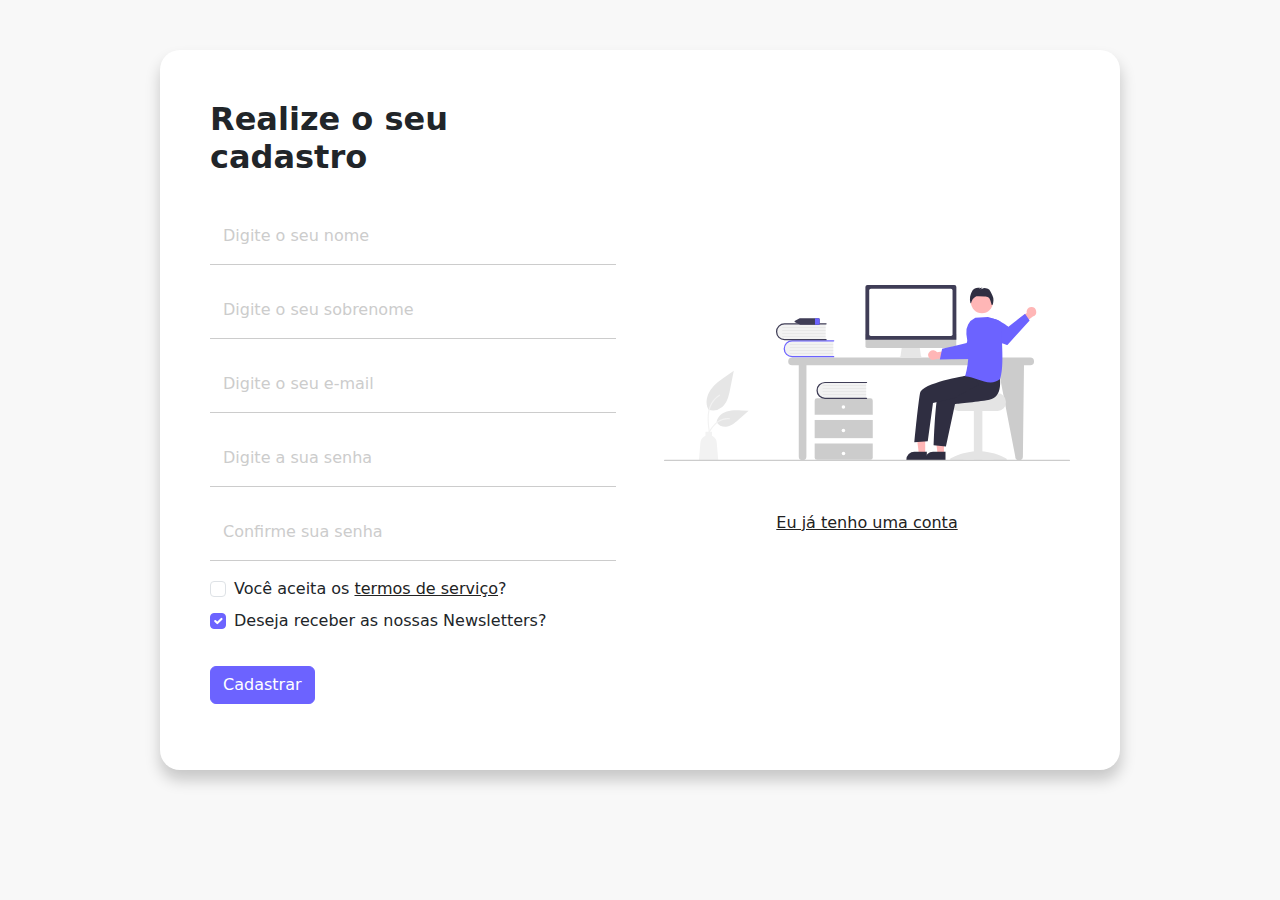
<file: Projeto 2 - Tela de login e cadastro/register.html>
<!DOCTYPE html>
<html lang="pt-br">
<head>
    <meta charset="UTF-8">
    <meta name="viewport" content="width=device-width, initial-scale=1.0">
    <!-- CSS only -->
    <link rel="stylesheet" href="https://cdn.jsdelivr.net/npm/bootstrap@5.3.2/dist/css/bootstrap.min.css">
    <!-- CSS do projeto -->
    <link rel="stylesheet" href="./css/styles.css">
    <!-- JavaScript Bundle with Popper -->
    <script src="https://cdn.jsdelivr.net/npm/bootstrap@5.3.2/dist/js/bootstrap.bundle.min.js" defer></script>
    <title>Registro</title>
</head>
<body>
    <div class="container col-11 col-md-9" id="form-container">
        <div class="row gx-5">
            <div class="col-md-6">
                <h2>Realize o seu cadastro</h2>
                <form>
                    <div class="form-floating mb-3">
                        <input type="text" class="form-control" id="name" name="name" placeholder="Digite o seu nome">
                        <label for="name" class="form-label">Digite o seu nome</label>
                    </div>
                    <div class="form-floating mb-3">
                        <input type="text" class="form-control" id="lastname" name="name" placeholder="Digite o seu sobrenome">
                        <label for="lastname" class="form-label">Digite o seu sobrenome</label>
                    </div>
                    <div class="form-floating mb-3">
                        <input type="email" class="form-control" id="email" name="email" placeholder="Digite o seu e-mail">
                        <label for="email" class="form-label">Digite o seu e-mail</label>
                    </div>
                    <div class="form-floating mb-3">
                        <input type="password" class="form-control" id="confirmpassword" name="confirmpassword" placeholder="Digite a sua senha">
                        <label for="confirmpassword" class="form-label">Digite a sua senha</label>
                    </div>
                    <div class="form-floating mb-3">
                        <input type="password" class="form-control" id="password" name="password" placeholder="Confirme sua senha">
                        <label for="password" class="form-label">Confirme sua senha</label>
                    </div>
                    <div class="mb-3">
                        <div class="form-check mb-2">
                            <input type="checkbox" class="form-check-input" value="" id="agree-form" name="agree-form">
                            <label for="agree-form" class="form-check-label">
                                Você aceita os <a href="#">termos de serviço</a>?
                            </label>
                        </div>
                        <div class="form-check mb-2">
                            <input type="checkbox" class="form-check-input" checked id="newsletter" name="newsletter">
                            <label for="newsletter" class="form-check-label">
                                Deseja receber as nossas Newsletters?
                            </label>
                        </div>
                        <input type="submit" class="btn btn-primary" value="Cadastrar">
                    </div>
                </form>
            </div>
            <div class="col-md-6">
                <div class="row align-items-center">
                    <div class="col-12">
                        <img src="./img/hello.svg" alt="Tela de registro" class="img-fluid">
                    </div>
                    <div class="col-12" id="link-container">
                        <a href="index.html">Eu já tenho uma conta</a>
                    </div>
                </div>
            </div>
        </div>
    </div>


</body>
</html>
</file>
<file: Projeto 1 - Art - Exposição de artes urbanas/css/styles.css>
/* Estilos Gerais */

* {
    color: #25282E;
}

a, i {
    transition: .5s;
    text-decoration: none;
}

.secundary-color {
    color: #555;
}

.center-image {
    background-size: cover;
    background-position: center;
}

.btn {
    text-decoration: none;
    background-color: #25282E;
    color: #fff;
    padding: 7px 18px;
    border-radius: 0;
}

.btn:hover {
    background-color: #333;
    color: #FFF;
}

/* HEADER */

#header {
    text-align: center;
    padding: 20px;
    border-bottom: 1px solid #ccc;
}

#header p {
    margin-bottom: 0;
}

#logo-container {
    display: flex;
    justify-content: center;
}

#logo {
    width: 40px;
    margin-right: 15px;
}

/* NAVBAR */

#navbar {
    padding: 10px;
    margin: 10px auto;
}

#navbar a {
    width: 80px;
    color: #444;
}

#navbar a:hover {
    color: #c1b696;
}

/* MAIN IMAGE */

.main-image {
    height: 400px;
    background-image: url("../img/g_1.jpg");
    margin-bottom: 30px;
    position: relative;
}

.main-image-info {
    background-color: #fff;
    padding: 25px;
    position: absolute;
    left: 25px;
    bottom: 25px;
}

/* GALLERY */

#img2 {
    background-image: url("../img/g_2.jpg");
}

#img3 {
    background-image: url("../img/g_3.jpg");
}

#img4 {
    background-image: url("../img/g_4.jpg");
}

#img5 {
    background-image: url("../img/g_5.jpg");
}

#img6 {
    background-image: url("../img/g_6.jpg");
}

#gallery-container h1 {
    text-align: center;
}

#gallery-container h1, 
#gallery-container .col-md-6,
#gallery-container .col-12 {
    margin-bottom: 50px;
}

.small-image-container {
    height: 250px;
    margin-bottom: 20px;
}

/* FOOTER */

footer {
    border-top: 1px solid #ccc;
    height: 250px;
    padding: 30px;
}

footer i {
    font-size: 20px;
}

#social-icons-container {
    padding: 25px;
}

#social-icons-container div {
    text-align: center;
}

footer p {
    text-align: center;
    margin: 20px;
}

a:hover i {
    color: #c1b696;
}
</file>
<file: Projeto 2 - Tela de login e cadastro/css/styles.css>
body {
    background-color: #f8f8f8;
}

/* FORM */
#form-container {
    background-color: #fff;
    border-radius: 20px;
    box-shadow: .5px 10px 15px rgba(0, 0, 0, .2);
    margin: 25px auto;
    padding: 25px;
}
#form-container h2 {
    font-weight: 900;
    margin-bottom: 30px;
}

#form-container a {
    color: #222;
    transition: .5s;
}

#form-container a:hover {
    color: #6c63ff;
}

#form-container form {
    padding-bottom: 0px;
}

#form-container .form-control {
    border: none;
    border-bottom: 1px solid #ccc;
    border-radius: 0;
}

#form-container .form-control:focus {
    box-shadow: none;
}

#form-container .form-floating label {
    color: #ccc;
}

#form-container .form-floating > .form-control:focus~label{
    color: #222;
}

#form-container input[type="submit"], 
#form-container input[type="checkbox"]:checked {
    background-color: #6c63ff;
    border-color: #6c63ff;
}

.btn.btn-primary {
    width: 100%;
    margin-top: 25px;
}

/* IMAGE */

.row.align-items-center {
    align-content: center;
    height: 100%;
    padding: 75px 0;
}

.col-md-6.order-md-1 {
    padding-top: 50px;
}

#link-container {
    text-align: center;
    padding-top: 50px;
}


/* MEDIA-QUERY */

@media (min-width: 768px) {
    #form-container {
        margin: 50px auto;
        padding: 50px;
    }

    .btn.btn-primary {
        width: auto;
    }

    .col-md-6.order-md-1 {
        padding-top: 0;
    }
}
</file>
<file: Projeto 3 - Exact Times E-commerce/css/styles.css>
* {
    font-family: 'Montserrat', sans-serif;
}

body {
    background-color: #252525;
    color: #FFF;
}

.primary-bg-color {
    background-color: #252525;
}

.secondary-bg-color {
    background-color: #C09578;
}

.light-bg-color {
    background-color: #FCF5EB;
}

.dark-bg-color {
    background-color: #101010;
}

.primary-color {
    color: #C09578;
}

.secondary-color {
    color: #626262;
}

.light-color {
    color: #FCF5EB;
}

/* NAVBAR */

#navbar .navbar-nav {
    flex-direction: row;
    justify-content: end;
}

#navbar .navbar-nav li {
    margin-left: 1em;
}

#navbar a,
#navbar button {
    color: #FFF;
}

#navbar li {
    position: relative;
}

#navbar i {
    font-size: 20px;
}

#navbar span {
    position: absolute;
    top: -8px;
    right: -8px;
    width: 20px;
    height: 20px;
    border-radius: 50%;
    background-color: #ef3636;
    text-align: center;

}

#bag-item span {
    left: 20px;
}

.navbar-brand {
    font-weight: 700;
    width: 100%;
    text-align: center;
}


#navbar-items {
    justify-content: space-between;
}

#search-form,
#news-form {
    width: 100%;
    margin: 2em 0;
    border: 2px solid #626262;
    border-radius: 3px;
    padding: 5px 15px;
}

#search-form input,
#news-form input {
    background-color: transparent;
    border: none;
    color: #FFF;
}

#search-form input:focus,
#news-form input:focus {
    box-shadow: none;
}

#search-form input::placeholder,
#news-form input::placeholder {
    color: #fff;
}

/* BOTTOM NAVBAR */ 

#bottom-navbar-container .container {
    justify-content: flex-end;
}

#bottom-navbar-container a {
    font-weight: 600;
    color: #fff;
}

.navbar-toggler {
    font-size: 1.5rem;
}

/* BANNERS */

#banners-container {
    padding: 0;
}

.carousel-caption {
    bottom: 5em;
    padding: 1em;
    left: 12%;
    right: 12%;
}

.carousel-caption h5 {
    font-size: 1.8em;
}

/* MINI BANNERS */

#mini-banners {
    margin-top: 3em;
    z-index: 10;
}

#mini-banners .col-12 {
    z-index: 1;
    height: 300px;
    padding: 1.5em;
    position: relative;
    display: flex;
    flex-direction: column;
    justify-content: space-between;
}

#mini-banners .col-12 h2 {
    text-transform: uppercase;
    max-width: 50px;
    font-size: 2.2em;
    font-weight: 700;
    line-height: 1em;
}

#mini-banners .col-12 img {
    max-height: 220px;
    position: absolute;
    right: 1em;
    bottom: 1em;
}

#mini-banners .col-12 a {
    font-weight: bold;
    color: #c9c6c6;
    font-size: 0.8em;
    transition: 0.5s;
}

#mini-banners .col-12 a:hover {
    color: #6d5c5c;
}

/* BEST SELLERS */
#best-sellers {
    padding: 4em 0;
}

#best-sellers .row {
    margin: 0;
}

#best-sellers .col-md-3 {
    padding: 0;
}

.title {
    text-transform: uppercase;
    font-weight: 900;
    font-size: 2.5em;
    margin-bottom: 1em;
    text-align: center;
}

.card {
    text-align: center;
    border-radius: 0;
}

.card img {
    width: 140px;
    margin: 2em auto;
}

.card .card-category {
    font-size: 0.8em;
}

.card-title {
    color: #fff;
}

.card .card-text {
    margin: 2em 0;
    font-weight: bold;
}

.btn {
    background-color: transparent;
    border-color: #C09578;
}

.btn:hover {
    background-color: #C09578;
    border-color: #C09578;
}

/* BANNER DESTAQUE */
#bottom-banner {
    background-color: #101010;
    padding: 6em;
    margin-bottom: 4em;
    text-align: center;
}

#bottom-banner .offer-subtitle,
#bottom-banner h2 {
    text-transform: uppercase;
    font-weight: bold;
}

#bottom-banner .btn {
    margin: 2em;
    font-weight: bold;
    padding: 1em;
}

#bottom-banner img {
    max-width: 175px;
}

/* PRODUTOS NOVOS */ 
#new-products {
    margin-bottom: 5em;
}

#new-products-banner {
    display: flex;
    flex-direction: column;
    justify-content: center;
    align-items: center;
    background-color: #101010;
}

#new-products-banner h3 {
    text-transform: uppercase;
    font-weight: bold;
    margin-bottom: 0.5em;
    font-size: 2.5em;
}

#new-products .col-md-4 {
    padding: 0;
}

#new-products .card img {
    height: 150px;
    width: 90px;
    margin: 2em auto;
}

/* GALERIA */
#gallery .image-container {
    background-size: cover;
    background-position: center;
    height: 225px;
    cursor: pointer;
    transition: .5s;
    border: 3px solid #101010;
}

#gallery .image-container:hover {
    border-color: #C09578;
}

#insta1 {
    background-image: url('../img/insta1.jpg');
}

#insta2 {
    background-image: url('../img/insta2.jpg');
}

#insta3 {
    background-image: url('../img/insta3.jpg');
}

#insta4 {
    background-image: url('../img/insta4.jpg');
}

#insta5 {
    background-image: url('../img/insta5.jpg');
}

#insta6 {
    background-image: url('../img/insta6.jpg');
}

/* FOOTER */
#footer-links-container {
    border-bottom: 1px solid #626262;
}

#footer .footer-column {
    padding: 2em;
    flex-direction: column;
    align-items: center;
    justify-content: center;
    text-align: center;
}

#footer-links-container h3 {
    margin-bottom: 25px;
    text-transform: uppercase;
}

#footer-links-container li {
    font-size: 0.8em;
    text-align: center;
}

#footer-links-container a {
    text-decoration: none;
}

#footer-links-container a:hover {
    color: #C09578;
}

#footer-center h3 {
    font-weight: 900;
}

#footer-center .store-phone {
    color: #C09578;
    font-weight: bold;
    font-size: 2em;
    margin-top: -15px;
}

/* NEWSLETTER */

#newsletter-container {
    border-bottom: 1px solid #626262;
    text-align: center;
    padding: 20px;
}

#news-form {
    max-width: 600px;
    margin: 15px auto;
}

#news-form i {
    font-size: 1.5em;
}

#news-form .btn {
    color: #fff;
}

#social-container {
    margin: 20px auto;
}

#social-container i {
    font-size: 1.5em;
    margin: 10px;
    cursor: pointer;
    color: #626262;
    transition: .3s;
}

#social-container i:hover {
    color: #C09578;
}

/* COPY CONTAINER */
#copy-container {
    text-align: center;
    padding: 30px;
}

@media(min-width: 768px) {

    /* NAVBAR */
    .navbar-brand {
        text-align: left;
    }

    #navbar-items {
        min-width: 80%;
        display: flex;
    }
    
    #search-form {
        width: 50%;
        margin: 0;
    }

    /* BANNERS */
    #slider .carousel-item,
    #slide img {
        height: 600px;

    }

    .carousel-caption {
        left: 23%;
        right: 23%;
    }

    .carousel-caption h5 {
        font-size: 4em;
    }

    /* MINI BANNERS */
    #mini-banners .col-12 {
        max-width: 30%;
    }

    /* BEST SELLERS */
    .title {
        text-align: left;
    }

    /* BANNER DESTAQUE */
    #bottom-banner h2 {
        font-size: 6em;
    }

    /* FOOTER */

    #footer .footer-column {
        padding: 5em 2em;
    }

    #footer-center {
        border-left: 1px solid #626262;
        border-right: 1px solid #626262;
    }

}
</file>
